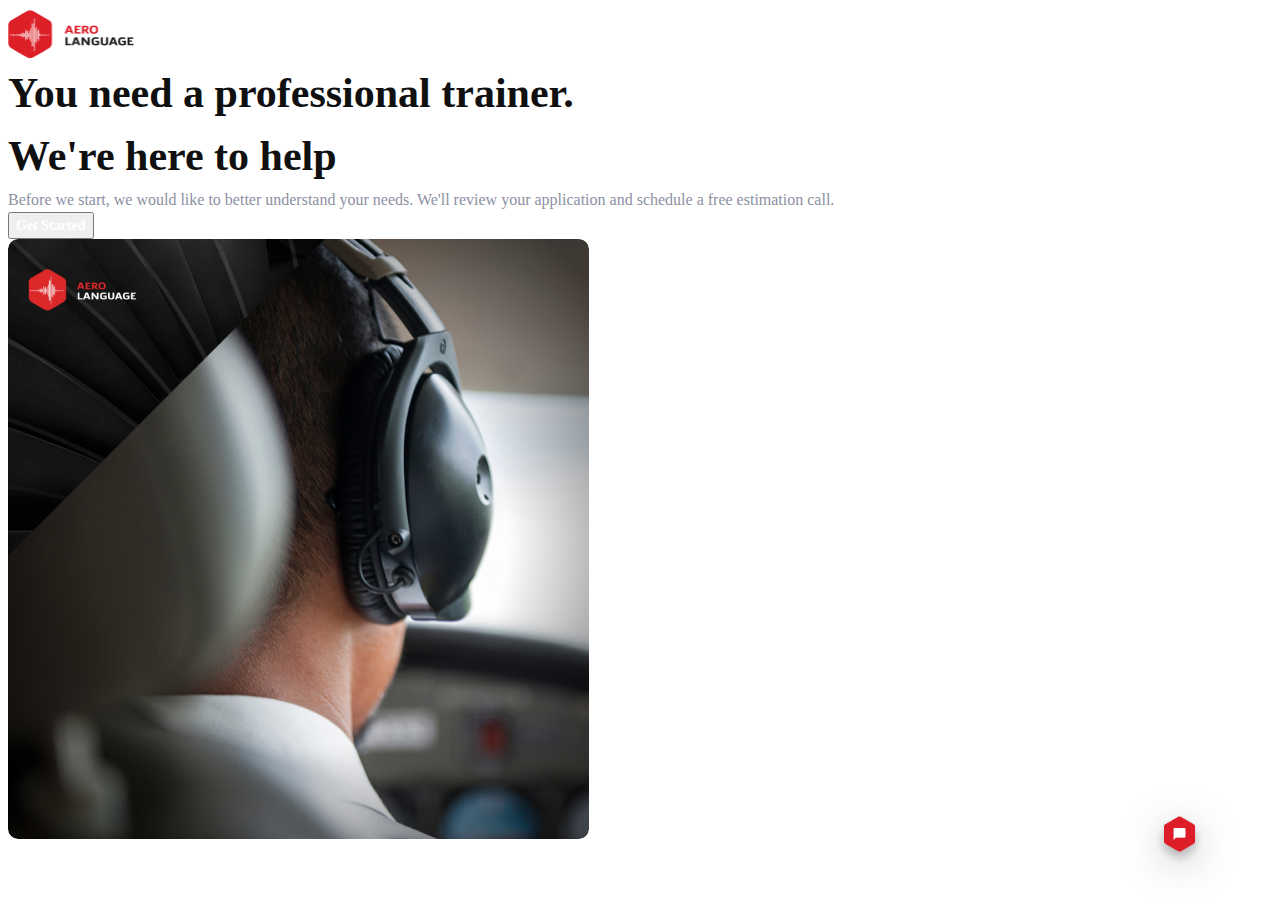
<file: index.html>
<!DOCTYPE html>
<html lang="en">
<head>
	<meta charset="UTF-8">
	<meta http-equiv="X-UA-Compatible" content="IE=edge">
	<meta name="viewport" content="width=device-width, initial-scale=1.0">
	<title>Registration - step2</title>
    <link rel="stylesheet" href="registration.css">

      <!-- Bootstrap CSS -->
    <link href="https://cdn.jsdelivr.net/npm/bootstrap@5.0.2/dist/css/bootstrap.min.css" rel="stylesheet" integrity="sha384-EVSTQN3/azprG1Anm3QDgpJLIm9Nao0Yz1ztcQTwFspd3yD65VohhpuuCOmLASjC" crossorigin="anonymous">
    <script src="https://cdn.jsdelivr.net/npm/bootstrap@5.0.2/dist/js/bootstrap.bundle.min.js" integrity="sha384-MrcW6ZMFYlzcLA8Nl+NtUVF0sA7MsXsP1UyJoMp4YLEuNSfAP+JcXn/tWtIaxVXM" crossorigin="anonymous"></script>
</head>
<body class="container-fluid">
       
            <div class="w-100 pt-2 px-3">
                <img src="./assets/logo.png" height="50px" width="132px">
            </div>
            <div class=" mt-5">
                <div class="row justify-content-between">
                    <div class="col col-lg-6 align-self-center">
                       <div class="px-3 ">
                            <div class="heading">You need a professional trainer. <br>We're here to help</div>
                            <div  class="mt-5 mb-5 pagecontent1">Before we start, we would like to better understand your needs. We'll review your application and schedule a free estimation call.</div>
                            <button type="button" class="btn btn-danger btnText mb-3 shadow "><a href="./registration1.html">Get Started</a></button>
                        </div>
                    </div>
                    <div class="col col-lg-6"> <img src="./assets/pilot.png" class="pilot "></div>
                </div>
            </div>
           <div class="">
            <img src="./assets/chatbubble.png" class="chatBubble">
           </div>
        
    
</body>
</html>
</file>
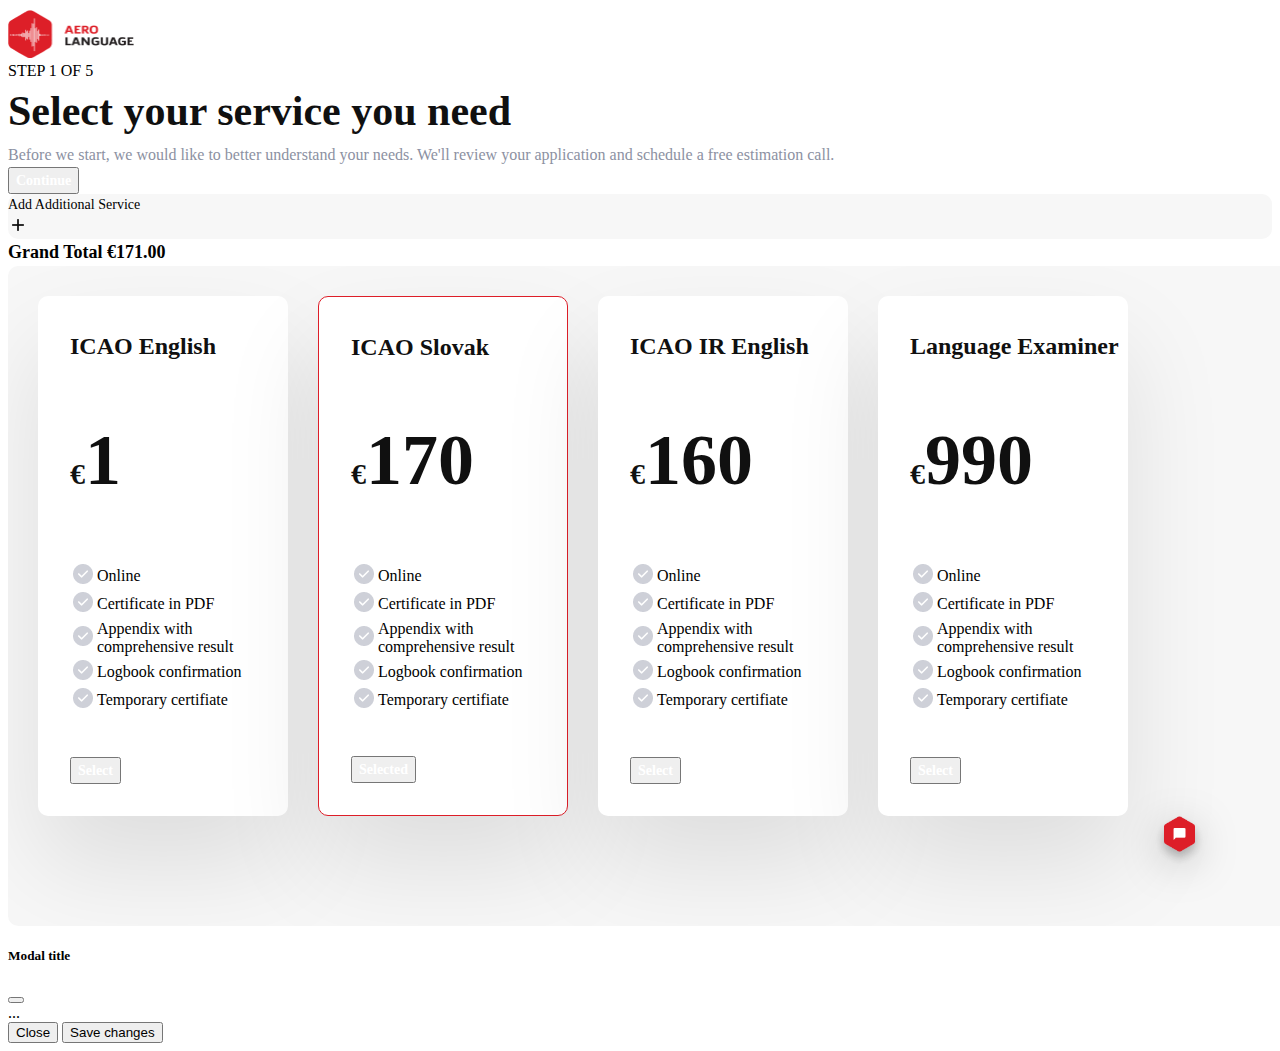
<file: registration1.html>
<!DOCTYPE html>
<html lang="en">
<head>
	<meta charset="UTF-8">
	<meta http-equiv="X-UA-Compatible" content="IE=edge">
	<meta name="viewport" content="width=device-width, initial-scale=1.0">
	<title>Registration step 1</title>
    <link rel="stylesheet" href="registration.css">

      <!-- Bootstrap CSS -->
    <link href="https://cdn.jsdelivr.net/npm/bootstrap@5.0.2/dist/css/bootstrap.min.css" rel="stylesheet" integrity="sha384-EVSTQN3/azprG1Anm3QDgpJLIm9Nao0Yz1ztcQTwFspd3yD65VohhpuuCOmLASjC" crossorigin="anonymous">
    <script src="https://cdn.jsdelivr.net/npm/bootstrap@5.0.2/dist/js/bootstrap.bundle.min.js" integrity="sha384-MrcW6ZMFYlzcLA8Nl+NtUVF0sA7MsXsP1UyJoMp4YLEuNSfAP+JcXn/tWtIaxVXM" crossorigin="anonymous"></script>
</head>
<body class="container-fluid">
       
            <div class="w-100 pt-2 px-3">
                <img src="./assets/logo.png" height="50px" width="132px">
            </div>
            <div class=" mt-5 px-3">
                <div class="row justify-content-between">
                    <div class="col col-lg-4 align-self-center">
                       <div class="px-3 ">
                            <div>STEP 1 OF 5</div>
                            <div class="heading mt-5">Select your service you need</div>
                            <div  class="mt-5 mb-5 pagecontent1">Before we start, we would like to better understand your needs. We'll review your application and schedule a free estimation call.</div>
                            <div class="d-flex mb-3">
                                <button type="button" class="btn btn-danger btnText mb-3 shadow "><a href="./registration2.html">Continue</a></button>
                            </div>

                            <div class="mt-1 border-dashed">
                                <div class="d-flex justify-content-between addService px-2 py-2">
                                   <div class="font-size-14">Add Additional Service</div> 
                                   <div class="shadow rounded-circle"><img src="./assets/add.png"/></div>
                                </div>
                                <div class="d-flex justify-content-between px-2 py-2 font-size-18">
                                    <span> Grand Total</span>
                                    <span class="text-danger">€171.00</span>
                                    <!-- <div>
                                        <button type="button" class="btn btn-light" data-bs-toggle="modal" data-bs-target="#exampleModal">^</button>
                                    </div> -->
                                </div>
                            </div>
                        </div>
                    </div>
                    <div class="col col-lg-8">
                        <div class="cardArea">
                            <!-- ICAO eng -->
                            <div class="serviceCards">
                                <div class="cardHeadings">ICAO English</div>
                                <div class="d-flex"><span class="euro">€</span><span class="amtText">1</span></div>
                                <div>
                                    <table class="table-borderless">
                                        <tr>
                                            <td> <img src="./assets/checkbox.png" class="mx-2"/></td>
                                            <td>Online</td>
                                        </tr>
                                        <tr>
                                            <td> <img src="./assets/checkbox.png" class="mx-2"/></td>
                                            <td>Certificate in PDF</td>
                                        </tr>
                                        <tr>
                                            <td> <img src="./assets/checkbox.png" class="mx-2"/></td>
                                            <td>Appendix with comprehensive result</td>
                                        </tr>
                                        <tr>
                                            <td> <img src="./assets/checkbox.png" class="mx-2"/></td>
                                            <td>Logbook confirmation</td>
                                        </tr>
                                        <tr>
                                            <td> <img src="./assets/checkbox.png" class="mx-2"/></td>
                                            <td>Temporary certifiate</td>
                                        </tr>
                                    </table>
                                </div>
                                <button type="button" class="btn btn-light col-12 btnText mb-3 shadow ">Select</button>
                            </div>

                            <!-- ICAO Slovak -->
                            <div class="serviceCards" style="border: 1px solid #DD1E28;">
                                <div class="cardHeadings">ICAO Slovak</div>
                                <div class="d-flex"><span class="euro">€</span><span class="amtText">170</span></div>
                                <div>
                                    <table class="table-borderless">
                                        <tr>
                                            <td> <img src="./assets/checkbox.png" class="mx-2"/></td>
                                            <td>Online</td>
                                        </tr>
                                        <tr>
                                            <td> <img src="./assets/checkbox.png" class="mx-2"/></td>
                                            <td>Certificate in PDF</td>
                                        </tr>
                                        <tr>
                                            <td> <img src="./assets/checkbox.png" class="mx-2"/></td>
                                            <td>Appendix with comprehensive result</td>
                                        </tr>
                                        <tr>
                                            <td> <img src="./assets/checkbox.png" class="mx-2"/></td>
                                            <td>Logbook confirmation</td>
                                        </tr>
                                        <tr>
                                            <td> <img src="./assets/checkbox.png" class="mx-2"/></td>
                                            <td>Temporary certifiate</td>
                                        </tr>
                                    </table>
                                </div>
                                <button type="button" class="btn btn-danger col-12 btnText mb-3 shadow ">Selected</button>
                            </div>

                            <!-- IR English -->

                            <div class="serviceCards">
                                <div class="cardHeadings">ICAO IR English</div>
                                <div class="d-flex"><span class="euro">€</span><span class="amtText">160</span></div>
                                <div>
                                    <table class="table-borderless">
                                        <tr>
                                            <td> <img src="./assets/checkbox.png" class="mx-2"/></td>
                                            <td>Online</td>
                                        </tr>
                                        <tr>
                                            <td> <img src="./assets/checkbox.png" class="mx-2"/></td>
                                            <td>Certificate in PDF</td>
                                        </tr>
                                        <tr>
                                            <td> <img src="./assets/checkbox.png" class="mx-2"/></td>
                                            <td>Appendix with comprehensive result</td>
                                        </tr>
                                        <tr>
                                            <td> <img src="./assets/checkbox.png" class="mx-2"/></td>
                                            <td>Logbook confirmation</td>
                                        </tr>
                                        <tr>
                                            <td> <img src="./assets/checkbox.png" class="mx-2"/></td>
                                            <td>Temporary certifiate</td>
                                        </tr>
                                    </table>
                                </div>
                                <button type="button" class="btn btn-light col-12 btnText mb-3 shadow ">Select</button>
                               
                            </div>

                            <!-- Language examiner -->
                            <div class="serviceCards">
                                <div class="cardHeadings">Language Examiner</div>
                                <div class="d-flex"><span class="euro">€</span><span class="amtText">990</span></div>
                                <div>
                                    <!-- <button type="button" class="btn btn-primary col-12 mb-1">Best LPE Course In Europe</button> -->

                                    <table class="table-borderless">
                                        <tr>
                                            <td> <img src="./assets/checkbox.png" class="mx-2"/></td>
                                            <td>Online</td>
                                        </tr>
                                        <tr>
                                            <td> <img src="./assets/checkbox.png" class="mx-2"/></td>
                                            <td>Certificate in PDF</td>
                                        </tr>
                                        <tr>
                                            <td> <img src="./assets/checkbox.png" class="mx-2"/></td>
                                            <td>Appendix with comprehensive result</td>
                                        </tr>
                                        <tr>
                                            <td> <img src="./assets/checkbox.png" class="mx-2"/></td>
                                            <td>Logbook confirmation</td>
                                        </tr>
                                        <tr>
                                            <td> <img src="./assets/checkbox.png" class="mx-2"/></td>
                                            <td>Temporary certifiate</td>
                                        </tr>
                                    </table>
                                </div>
                                <button type="button" class="btn btn-light col-12 btnText mb-3 shadow ">Select</button>
                            </div>
                        </div>
                    </div>
                </div>
            </div>
           <div class="">
            <img src="./assets/chatbubble.png" class="chatBubble">
           </div>
        
    <!-- modal -->
    <div class="modal fade" id="exampleModal" tabindex="-1" aria-labelledby="exampleModalLabel" aria-hidden="true">
        <div class="modal-dialog">
          <div class="modal-content">
            <div class="modal-header">
              <h5 class="modal-title" id="exampleModalLabel">Modal title</h5>
              <button type="button" class="btn-close" data-bs-dismiss="modal" aria-label="Close"></button>
            </div>
            <div class="modal-body">
              ...
            </div>
            <div class="modal-footer">
              <button type="button" class="btn btn-secondary" data-bs-dismiss="modal">Close</button>
              <button type="button" class="btn btn-primary">Save changes</button>
            </div>
          </div>
        </div>
      </div>
</body>
</html>
</file>
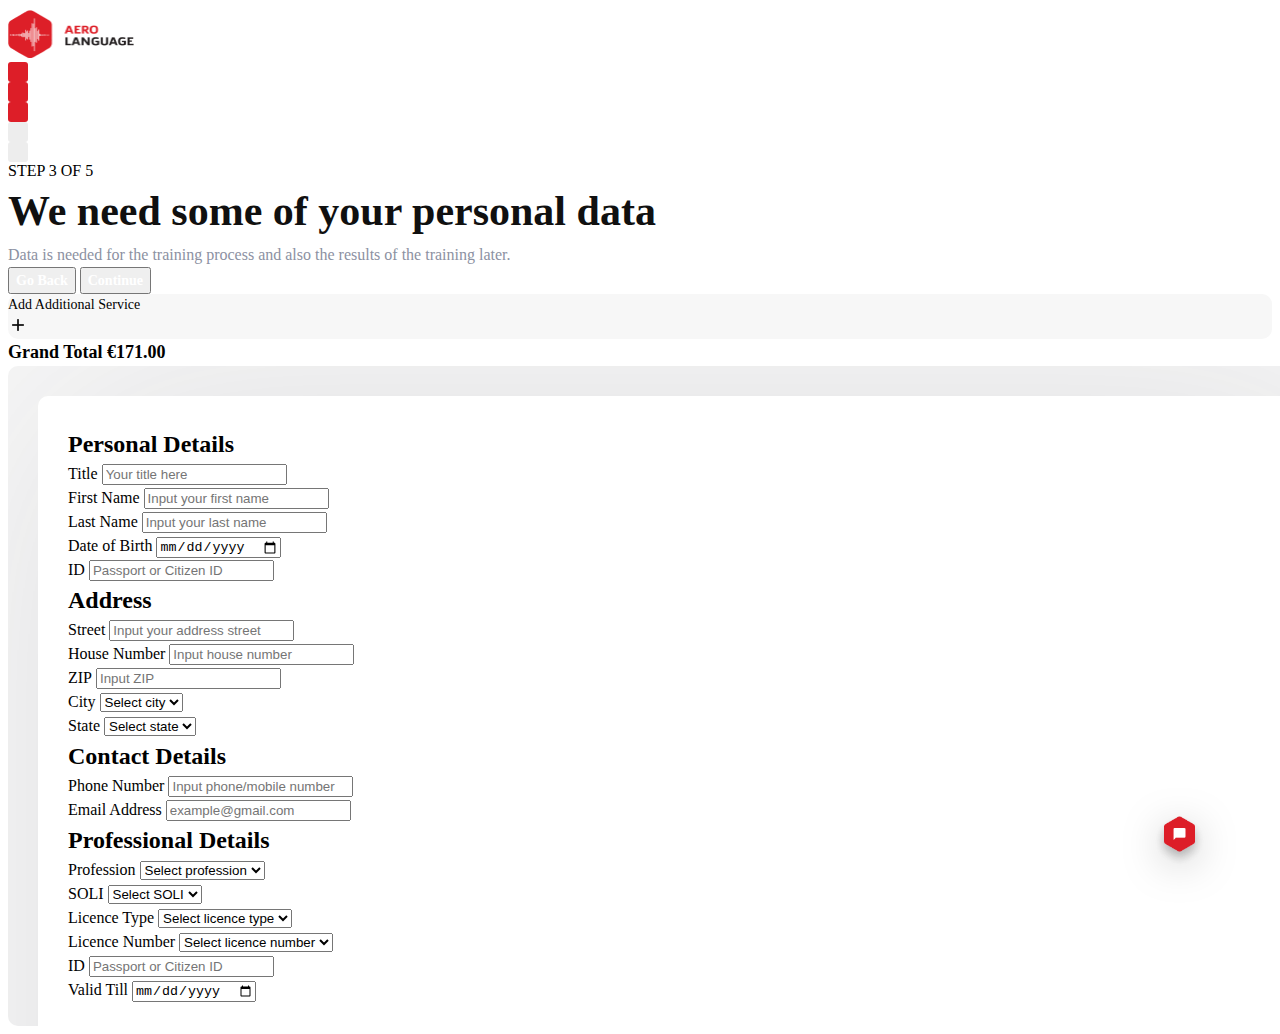
<file: registration3.html>
<!DOCTYPE html>
<html lang="en">
<head>
	<meta charset="UTF-8">
	<meta http-equiv="X-UA-Compatible" content="IE=edge">
	<meta name="viewport" content="width=device-width, initial-scale=1.0">
	<title>Registration step 3</title>
    <link rel="stylesheet" href="registration.css">
      <!-- Bootstrap CSS -->
    <link href="https://cdn.jsdelivr.net/npm/bootstrap@5.0.2/dist/css/bootstrap.min.css" rel="stylesheet" integrity="sha384-EVSTQN3/azprG1Anm3QDgpJLIm9Nao0Yz1ztcQTwFspd3yD65VohhpuuCOmLASjC" crossorigin="anonymous">
    <script src="https://cdn.jsdelivr.net/npm/bootstrap@5.0.2/dist/js/bootstrap.bundle.min.js" integrity="sha384-MrcW6ZMFYlzcLA8Nl+NtUVF0sA7MsXsP1UyJoMp4YLEuNSfAP+JcXn/tWtIaxVXM" crossorigin="anonymous"></script>
</head>
<body class="container-fluid">
       
            <div class="w-100 pt-2 px-3">
                <img src="./assets/logo.png" height="50px" width="132px">
            </div>
            <div class=" mt-5 px-3">
                <div class="row justify-content-between">
                    <div class="col col-lg-4 align-self-center">
                       <div class="px-3 ">
                            <div class="d-flex">
                                <div class="selectedSquare square mx-1"></div>
                                <div class="selectedSquare square mx-1"></div>
                                <div class="square selectedSquare mx-1"></div>
                                <div class="square unselectedSquare mx-1"></div>
                                <div class="square unselectedSquare mx-1"></div>
                            </div>
                            <div class="mt-3">STEP 3 OF 5</div>
                            <div class="heading mt-5">We need some of your personal data</div>
                            <div  class="mt-5 mb-5 pagecontent1">Data is needed for the training process and also the results of the training later.</div>
                            <div class="d-flex mb-3">
                                <button type="button" class="btn btn-light btnText mb-3 shadow "><a href="./registration2.html"><span class="text-dark">Go Back</span></a></button>
                                <button type="button" class="btn btn-danger btnText mb-3 shadow mx-3"><a href="./registration4.html">Continue</a></button>
                            </div>
                           

                            <div class="mt-1 border-dashed">
                                <div class="d-flex justify-content-between addService px-2 py-2">
                                   <div class="font-size-14">Add Additional Service</div> 
                                   <div class="shadow rounded-circle"><img src="./assets/add.png"/></div>
                                </div>
                                <div class="d-flex justify-content-between px-2 py-2 font-size-18">
                                    <span> Grand Total</span>
                                    <span class="text-danger">€171.00</span>
                                    <!-- <div>
                                        <button type="button" class="btn btn-light" data-bs-toggle="modal" data-bs-target="#exampleModal">^</button>
                                    </div> -->
                                </div>
                            </div>
                        </div>
                    </div>
                    <div class="col col-lg-8">
                        <div class="formArea">
                           <!-- personal info -->
                           <div class="formlength">
                            <div class="headingCalendar">Personal Details</div>
                            <form class="mt-2"> 
                                <div class="mb-3">
                                    <label class="form-label formHeading">Title</label>
                                    <input type="text" class="form-control focusRed col-12 p-3" placeholder="Your title here" name="title"/>
                                </div>
                                <div class="mb-3 row d-flex justify-content-between">
                                    <div class="  col-md-12 col-sm-12 col-xs-12  col-lg-6 padding-right-2">
                                        <label class="form-label formHeading">First Name</label>
                                        <input type="text" class="form-control focusRed col-12 p-3" placeholder="Input your first name" name="fname"/>
                                    </div>
                                    <div class="  col-md-12 col-sm-12 col-xs-12  col-lg-6 ">
                                        <label class="form-label formHeading">Last Name</label>
                                        <input type="text" class="form-control focusRed col-12 p-3" placeholder="Input your last name" name="lname"/>
                                    </div>
                                </div>
                                <div class="mb-3 row d-flex justify-content-between">
                                    <div class="  col-lg-6 col-md-12 col-sm-12 col-xs-12 padding-right-2">
                                        <label class="form-label formHeading">Date of Birth</label>
                                        <input type="date" class="form-control focusRed col-12 p-3" placeholder="Select date" name="dob"/>
                                    </div>
                                    <div class="  col-lg-6 col-md-12 col-sm-12 col-xs-12">
                                        <label class="form-label formHeading">ID</label>
                                        <input type="text" class="form-control focusRed col-12 p-3" placeholder="Passport or Citizen ID" name="Passport"/>
                                    </div>
                                </div>
                            </form>

                            <div class="headingCalendar mt-1">Address</div>
                            <form class="mt-2"> 
                                <div class="mb-3">
                                    <label class="form-label formHeading">Street</label>
                                    <input type="text" class="form-control focusRed focusRed col-12 p-3" placeholder="Input your address street" name="street"/>
                                </div>
                                <div class="mb-3 row d-flex justify-content-between">
                                    <div class="  col-lg-6 col-md-12 col-sm-12 col-xs-12 padding-right-2">
                                        <label class="form-label formHeading">House Number</label>
                                        <input type="text" class="form-control focusRed col-12 p-3" placeholder="Input house number" name="hno"/>
                                    </div>
                                    <div class="  col-lg-6 col-md-12 col-sm-12 col-xs-12">
                                        <label class="form-label formHeading">ZIP</label>
                                        <input type="text" class="form-control focusRed col-12 p-3" placeholder="Input ZIP" name="zip"/>
                                    </div>
                                </div>
                                <div class="mb-3 row d-flex justify-content-between">
                                    <div class="  col-lg-6 col-md-12 col-sm-12 col-xs-12 padding-right-2">
                                        <label class="form-label formHeading">City</label>
                                        <select  class="form-control focusRed form-select col-12 p-3">
                                            <option>Select city</option>
                                        </select>
                                    </div>
                                    <div class="  col-lg-6 col-md-12 col-sm-12 col-xs-12">
                                        <label class="form-label formHeading">State</label>
                                        <select class="form-control focusRed form-select col-12 p-3">
                                            <option>Select state</option>
                                        </select>
                                    </div>
                                </div>
                            </form>
                            <div class="headingCalendar mt-1">Contact Details</div>
                            <form class="mt-2">
                                <div class="mb-3 row d-flex justify-content-between">
                                    <div class="  col-lg-6 col-md-12 col-sm-12 col-xs-12 padding-right-2">
                                        <label class="form-label formHeading">Phone Number</label>
                                        <input type="text" class="form-control focusRed col-12 p-3" placeholder="Input phone/mobile number" name="phno"/>
                                    </div>
                                    <div class="  col-lg-6 col-md-12 col-sm-12 col-xs-12">
                                        <label class="form-label formHeading">Email Address</label>
                                        <input type="text" class="form-control focusRed col-12 p-3" placeholder="example@gmail.com" name="email"/>
                                    </div>
                                </div> 
                            </form>
                            <div class="headingCalendar mt-1">Professional Details</div>
                            <form class="mt-2">
                                <div class="mb-3 row d-flex justify-content-between">
                                    <div class="  col-lg-6 col-md-12 col-sm-12 col-xs-12 padding-right-2">
                                        <label class="form-label formHeading">Profession</label>
                                        <select class="form-control focusRed form-select col-12 p-3">
                                            <option>Select profession</option>
                                        </select>
                                    </div>
                                    <div class="  col-lg-6 col-md-12 col-sm-12 col-xs-12">
                                        <label class="form-label formHeading">SOLI</label>
                                        <select class="form-control focusRed form-select col-12 p-3">
                                            <option>Select SOLI</option>
                                        </select>
                                    </div>
                                </div> 
                                <div class="mb-3 row d-flex justify-content-between">
                                    <div class="  col-lg-6 col-md-12 col-sm-12 col-xs-12 padding-right-2">
                                        <label class="form-label formHeading">Licence Type</label>
                                        <select class="form-control focusRed form-select col-12 p-3">
                                            <option>Select licence type</option>
                                        </select>
                                    </div>
                                    <div class="  col-lg-6 col-md-12 col-sm-12 col-xs-12">
                                        <label class="form-label formHeading">Licence Number</label>
                                        <select class="form-control focusRed form-select col-12 p-3">
                                            <option>Select licence number</option>
                                        </select>
                                    </div>
                                </div> 
                                <div class="mb-3 row d-flex justify-content-between">
                                    <div class="  col-lg-6 col-md-12 col-sm-12 col-xs-12 padding-right-2">
                                        <label class="form-label formHeading">ID</label>
                                        <input type="text" class="form-control focusRed col-12 p-3" placeholder="Passport or Citizen ID" name="id"/>
                                    </div>
                                    <div class="  col-lg-6 col-md-12 col-sm-12 col-xs-12">
                                        <label class="form-label formHeading">Valid Till</label>
                                        <input type="date" class="form-control focusRed col-12 p-3" placeholder="Input validity date" name="validtill"/>
                                    </div>
                                </div> 
                            </form>
                           </div>
                        </div>
                    </div>
                </div>
            </div>
           <div class="">
            <img src="./assets/chatbubble.png" class="chatBubble">
           </div>
        
   
</body>
</html>
</file>
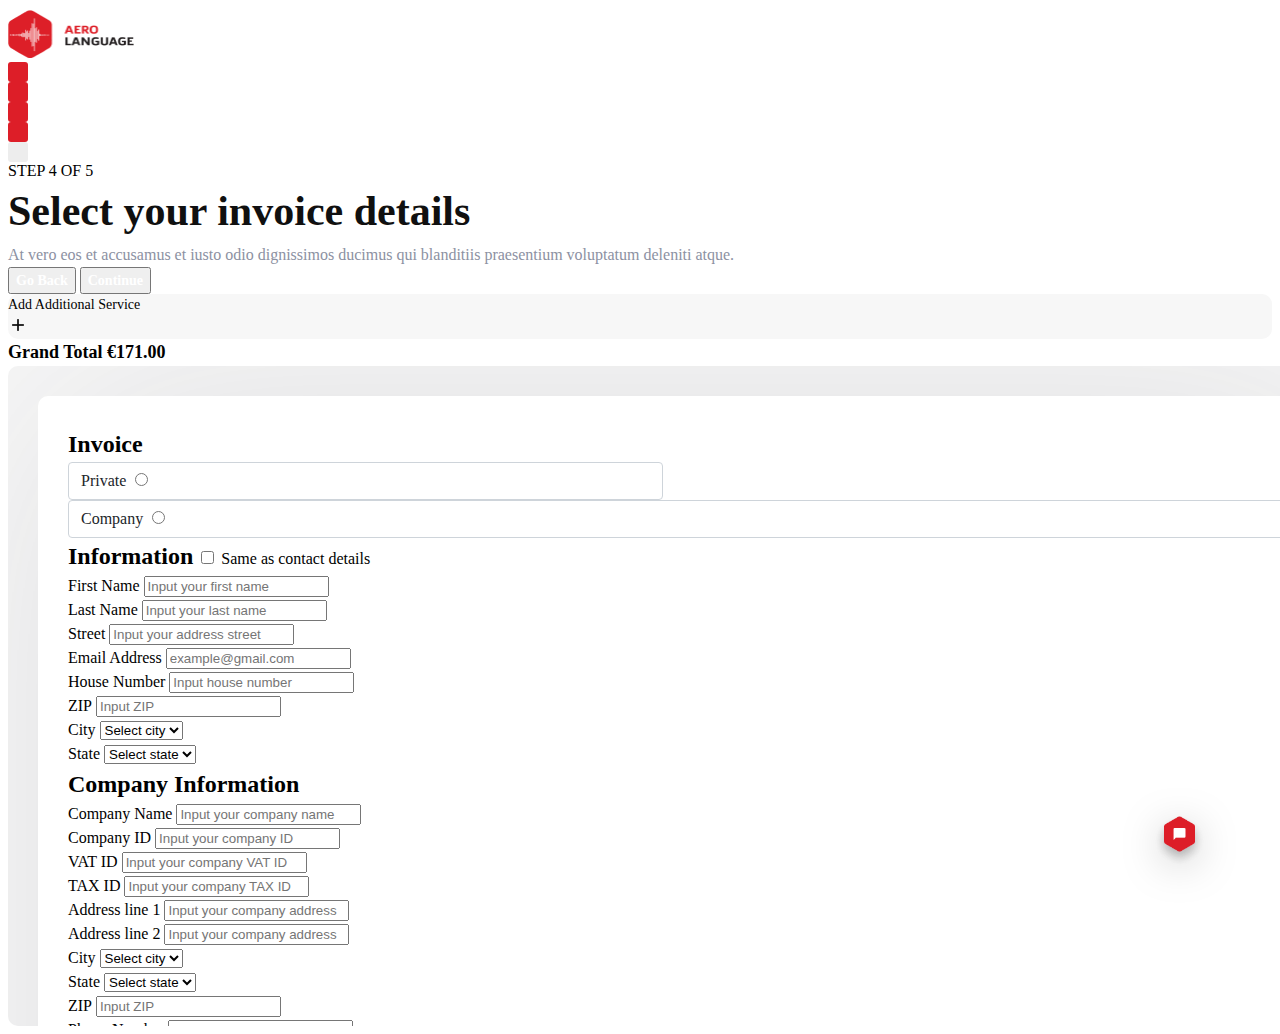
<file: registration4.html>
<!DOCTYPE html>
<html lang="en">
<head>
	<meta charset="UTF-8">
	<meta http-equiv="X-UA-Compatible" content="IE=edge">
	<meta name="viewport" content="width=device-width, initial-scale=1.0">
	<title>Registration step 4</title>
    <link rel="stylesheet" href="registration.css">
      <!-- Bootstrap CSS -->
    <link href="https://cdn.jsdelivr.net/npm/bootstrap@5.0.2/dist/css/bootstrap.min.css" rel="stylesheet" integrity="sha384-EVSTQN3/azprG1Anm3QDgpJLIm9Nao0Yz1ztcQTwFspd3yD65VohhpuuCOmLASjC" crossorigin="anonymous">
    <script src="https://cdn.jsdelivr.net/npm/bootstrap@5.0.2/dist/js/bootstrap.bundle.min.js" integrity="sha384-MrcW6ZMFYlzcLA8Nl+NtUVF0sA7MsXsP1UyJoMp4YLEuNSfAP+JcXn/tWtIaxVXM" crossorigin="anonymous"></script>
</head>
<body class="container-fluid">
       
            <div class="w-100 pt-2 px-3">
                <img src="./assets/logo.png" height="50px" width="132px">
            </div>
            <div class=" mt-5 px-3">
                <div class="row justify-content-between">
                    <div class="col col-lg-4 align-self-center">
                       <div class="px-3 ">
                            <div class="d-flex">
                                <div class="selectedSquare square mx-1"></div>
                                <div class="selectedSquare square mx-1"></div>
                                <div class="square selectedSquare mx-1"></div>
                                <div class="square selectedSquare mx-1"></div>
                                <div class="square unselectedSquare mx-1"></div>
                            </div>
                            <div class="mt-3">STEP 4 OF 5</div>
                            <div class="heading mt-5">Select your invoice details</div>
                            <div  class="mt-5 mb-5 pagecontent1">At vero eos et accusamus et iusto odio dignissimos ducimus qui blanditiis praesentium voluptatum deleniti atque.</div>
                            <div class="d-flex mb-3">
                                <button type="button" class="btn btn-light btnText mb-3 shadow "><a href="./registration3.html"><span class="text-dark">Go Back</span></a></button>
                                <button type="button" class="btn btn-danger btnText mb-3 shadow mx-3"><a href="./registration5.html">Continue</a></button>
                            </div>
                           

                            <div class="mt-1 border-dashed">
                                <div class="d-flex justify-content-between addService px-2 py-2">
                                   <div class="font-size-14">Add Additional Service</div> 
                                   <div class="shadow rounded-circle"><img src="./assets/add.png"/></div>
                                </div>
                                <div class="d-flex justify-content-between px-2 py-2 font-size-18">
                                    <span> Grand Total</span>
                                    <span class="text-danger">€171.00</span>
                                    <!-- <div>
                                        <button type="button" class="btn btn-light" data-bs-toggle="modal" data-bs-target="#exampleModal">^</button>
                                    </div> -->
                                </div>
                            </div>
                        </div>
                    </div>
                    <div class="col col-lg-8">
                        <div class="formArea">
                           <!-- personal info -->
                           <div class="formlength">
                            <div class="headingCalendar">Invoice</div>
                            <form class="mt-2"> 
                                <div class="mb-3 row d-flex justify-content-between">
                                    <div class="col col-md-12 col-sm-12 col-xs-12  col-lg-6 padding-right-2 borderRadio p-3  focusRed justify-content-between d-flex" style="width:45%!important">
                                        <!-- <label class="form-label formHeading">Private</label> -->
                                         <span>Private</span>
                                         <input type="radio" class="form-check-input" name="invoiceType" value="private"> 
                                    </div>
                                    <div class="col-md-12 col-sm-12 col-xs-12 col-lg-6 padding-right-2 borderRadio p-3 px-4 focusRed justify-content-between d-flex">
                                        <!-- <label class="form-label formHeading">Private</label> -->
                                        <span>Company</span>
                                         <input type="radio" class="form-check-input" name="invoiceType" value="company"> 
                                    </div>
                                </div>
                                <div class=" mt-2 row d-flex justify-content-between">
                                    <span class="headingCalendar col-lg-6  col-md-12 col-sm-12 col-xs-12 ">Information</span>
                                    <span  class="col-lg-6  col-md-12 col-sm-12 col-xs-12 ">
                                        <input type="checkbox" class="form-check-input" name="contact details" value="same">&nbsp;Same as contact details
                                    </span>
                                </div>
                                <div class="mb-3 row d-flex justify-content-between">
                                    <div class=" col-lg-6 col-md-12 col-sm-12 col-xs-12 padding-right-2">
                                        <label class="form-label formHeading">First Name</label>
                                        <input type="text" class="form-control focusRed col-12 p-3" placeholder="Input your first name" name="fname"/>
                                    </div>
                                    <div class=" col-lg-6  col-md-12 col-sm-12 col-xs-12">
                                        <label class="form-label formHeading">Last Name</label>
                                        <input type="text" class="form-control focusRed col-12 p-3" placeholder="Input your last name" name="lname"/>
                                    </div>
                                </div>
                                <div class="mb-3 row d-flex justify-content-between">
                                    <div class=" col-lg-6  col-md-12 col-sm-12 col-xs-12 padding-right-2">
                                        <label class="form-label formHeading">Street</label>
                                        <input type="text" class="form-control focusRed col-12 p-3" placeholder="Input your address street" name="street"/>
                                    </div>
                                    <div class=" col-lg-6  col-md-12 col-sm-12 col-xs-12">
                                        <label class="form-label formHeading">Email Address</label>
                                        <input type="text" class="form-control focusRed col-12 p-3" placeholder="example@gmail.com" name="email"/>
                                    </div>
                                </div>
                                <div class="mb-3 row d-flex justify-content-between">
                                    <div class="col-lg-6  col-md-12 col-sm-12 col-xs-12 padding-right-2">
                                        <label class="form-label formHeading">House Number</label>
                                        <input type="text" class="form-control focusRed col-12 p-3" placeholder="Input house number" name="hno"/>
                                    </div>
                                    <div class="col-lg-6  col-md-12 col-sm-12 col-xs-12 ">
                                        <label class="form-label formHeading">ZIP</label>
                                        <input type="text" class="form-control focusRed col-12 p-3" placeholder="Input ZIP" name="zip"/>
                                    </div>
                                </div>
                                <div class="mb-3 row d-flex justify-content-between">
                                    <div class="col-lg-6  col-md-12 col-sm-12 col-xs-12 padding-right-2">
                                        <label class="form-label formHeading">City</label>
                                        <select  class="form-control focusRed form-select col-12 p-3">
                                            <option>Select city</option>
                                        </select>
                                    </div>
                                    <div class="col-lg-6  col-md-12 col-sm-12 col-xs-12 ">
                                        <label class="form-label formHeading">State</label>
                                        <select class="form-control focusRed form-select col-12 p-3">
                                            <option>Select state</option>
                                        </select>
                                    </div>
                                </div>
                            </form>

                          
                            <div class="headingCalendar mt-1">Company Information</div>
                            <form class="mt-2">
                                <div class="mb-3 row d-flex justify-content-between">
                                    <div class="col-lg-6  col-md-12 col-sm-12 col-xs-12 padding-right-2">
                                        <label class="form-label formHeading">Company Name</label>
                                        <input type="text" class="form-control focusRed col-12 p-3" placeholder="Input your company name" name="cname"/>
                                    </div>
                                    <div class="col-lg-6  col-md-12 col-sm-12 col-xs-12 ">
                                        <label class="form-label formHeading">Company ID</label>
                                        <input type="text" class="form-control focusRed col-12 p-3" placeholder="Input your company ID" name="cid"/>
                                    </div>
                                </div> 
                                <div class="mb-3 row d-flex justify-content-between">
                                    <div class="col-lg-6  col-md-12 col-sm-12 col-xs-12 padding-right-2">
                                        <label class="form-label formHeading">VAT ID</label>
                                        <input type="text" class="form-control focusRed col-12 p-3" placeholder="Input your company VAT ID" name="vid"/>
                                    </div>
                                    <div class="col-lg-6  col-md-12 col-sm-12 col-xs-12 ">
                                        <label class="form-label formHeading">TAX ID</label>
                                        <input type="text" class="form-control focusRed col-12 p-3" placeholder="Input your company TAX ID" name="taxid"/>
                                    </div>
                                </div> 
                                <div class="mb-3 row d-flex justify-content-between">
                                    <div class="col-lg-6  col-md-12 col-sm-12 col-xs-12 padding-right-2">
                                        <label class="form-label formHeading">Address line 1</label>
                                        <input type="text" class="form-control focusRed col-12 p-3" placeholder="Input your company address" name="add1"/>
                                    </div>
                                    <div class="col-lg-6  col-md-12 col-sm-12 col-xs-12 ">
                                        <label class="form-label formHeading">Address line 2</label>
                                        <input type="text" class="form-control focusRed col-12 p-3" placeholder="Input your company address" name="add2"/>
                                    </div>
                                </div> 
                                <div class="mb-3 row d-flex justify-content-between">
                                    <div class="col-lg-4  col-md-12 col-sm-12 col-xs-12 padding-right-2">
                                        <label class="form-label formHeading">City</label>
                                        <select  class="form-control focusRed form-select col-12 p-3">
                                            <option>Select city</option>
                                        </select>
                                    </div>
                                    <div class="col-lg-4  col-md-12 col-sm-12 col-xs-12 ">
                                        <label class="form-label formHeading">State</label>
                                        <select class="form-control focusRed form-select col-12 p-3">
                                            <option>Select state</option>
                                        </select>
                                    </div>
                                    <div class="col-lg-4  col-md-12 col-sm-12 col-xs-12 ">
                                        <label class="form-label formHeading">ZIP</label>
                                        <input type="text" class="form-control focusRed col-12 p-3" placeholder="Input ZIP" name="zip"/>
                                    </div>
                                </div>
                                <div class="mb-3 row d-flex justify-content-between">
                                    <div class="col-lg-6  col-md-12 col-sm-12 col-xs-12 padding-right-2">
                                        <label class="form-label formHeading">Phone Number</label>
                                        <input type="text" class="form-control focusRed col-12 p-3" placeholder="Input phone/mobile number" name="phno"/>
                                    </div>
                                    <div class="col-lg-6  col-md-12 col-sm-12 col-xs-12 ">
                                        <label class="form-label formHeading">Email Address</label>
                                        <input type="email" class="form-control focusRed col-12 p-3" placeholder="example@gmail.com" name="email"/>
                                    </div>
                                </div> 
                            </form>
                           </div>
                        </div>
                    </div>
                </div>
            </div>
           <div class="">
            <img src="./assets/chatbubble.png" class="chatBubble">
           </div>
        
   
</body>
</html>
</file>
<file: registration.css>
body {
  background: #fff;
  height: 100%;
  /* width: 100%; */
}

.pilot {
  border-radius: 10px;
  object-fit: contain;
  width: fit-content;
  height: 600px;
}

.heading {
  font-family: "Inter";
  font-style: normal;
  font-weight: 700;
  font-size: 42px;
  line-height: 150%;
  display: flex;
  align-items: center;
  color: #101010;
  flex: none;
  order: 0;
  align-self: stretch;
  flex-grow: 0;
}
.pagecontent1 {
  font-family: "Inter";
  font-style: normal;
  font-weight: 400;
  font-size: 16px;
  line-height: 150%;
  display: flex;
  align-items: center;
  color: #8c91a2;
  flex: none;
  order: 1;
  align-self: stretch;
  flex-grow: 0;
}

.btnText {
  font-family: "Urbanist";
  font-style: normal;
  font-weight: 600;
  font-size: 14px;
  line-height: 150%;
  text-align: center;
  color: #ffffff;
  flex: none;
  order: 0;
  flex-grow: 0;
}

.chatBubble {
  display: flex;
  flex-direction: row;
  justify-content: center;
  align-items: center;
  padding: 0px;
  gap: 10px;
  isolation: isolate;
  position: fixed;
  height: 60px;
  left: 90%;
  right: 3rem;
  bottom: 30px;
  filter: drop-shadow(0px 10px 20px rgba(0, 0, 0, 0.25));
  flex: none;
  order: 2;
  flex-grow: 0;
  z-index: 2;
}

a {
  color: #fff !important;
  text-decoration: none !important;
}
a:hover {
  color: #fff !important;
  text-decoration: none !important;
}

.cardArea {
  display: flex;
  flex-direction: row;
  /* justify-content: flex-end; */
  align-items: center;
  padding: 30px;
  gap: 30px;

  width: 100%;
  height: 600px;
  overflow-x: scroll;

  /* Neutral/Light Grey */

  background: #f7f7f7;
  border-radius: 10px;

  /* Inside auto layout */

  flex: none;
  order: 1;
  align-self: stretch;
  flex-grow: 1;
}

.serviceCards {
  box-sizing: border-box;

  /* Auto layout */

  display: flex;
  flex-direction: column;
  justify-content: space-between;
  align-items: flex-start;
  padding: 2rem;
  gap: 30px;

  width: 250px;
  height: 520px;

  /* Neutral/White */

  background: #ffffff;
  /* Primary/Red */

  box-shadow: 0px 50px 100px rgba(0, 0, 0, 0.1);
  border-radius: 10px;

  /* Inside auto layout */

  flex: none;
  order: 1;
  align-self: stretch;
  flex-grow: 0;
}

.cardHeadings {
  width: 250px;
  height: 36px;

  font-family: "Inter";
  font-style: normal;
  font-weight: 700;
  font-size: 24px;
  line-height: 150%;

  color: #101010;

  flex: none;
  order: 0;
  align-self: stretch;
  flex-grow: 0;
}
.amtText {
  width: 36px;
  height: 108px;

  /* Inter/Bold/Type@72 */

  font-family: "Inter";
  font-style: normal;
  font-weight: 700;
  font-size: 72px;
  line-height: 150%;
  color: #101010;
}
.euro {
  font-family: "Inter";
  font-style: normal;
  font-weight: 700;
  font-size: 30px;
  line-height: 300%;
  color: #101010;
}

.addService {
  background: #f7f7f7;
  border-radius: 10px;
}
.addServiceModal {
  position: absolute !important;
  top: 30rem;
  right: 50%;
}

.font-size-14 {
  font-size: 14px;
  font-weight: 500;
  line-height: 150%;
}
.font-size-18 {
  font-size: 18px;
  font-weight: 700;
  line-height: 150%;
}
.square {
  width: 20px;
  height: 20px;
  border-radius: 3px;
}
.selectedSquare {
  background: #dd1e28;
}
.unselectedSquare {
  background: #ededed;
}
.calendarArea {
  background: white;
  box-shadow: 4px 4px 250px rgba(68, 68, 79, 0.12);
  border-radius: 10px;
  /* display: flex; */
  /* flex-direction: column; */
  align-items: center;
  padding: 30px;
  gap: 30px;

  width: 100%;
  height: 520px;
}

.headingCalendar {
  font-family: "Inter";
  font-style: normal;
  font-weight: 700;
  font-size: 24px;
  line-height: 150%;
}

.formHeading{
    font-family: 'Inter';
    font-style: normal;
    font-weight: 500;
    font-size: 16px;
    line-height: 150%;
}

.padding-right-2{
    padding-right: 2rem;
}

.formlength{
    background: white;
  box-shadow: 4px 4px 250px rgba(68, 68, 79, 0.12);
  border-radius: 10px;
  /* display: flex; */
  /* flex-direction: column; */
  align-items: center;
  padding: 30px;
  gap: 30px;

  width: 100%;
  height: 1300px;
}
.paylength{
  background: white;
  box-shadow: 4px 4px 250px rgba(68, 68, 79, 0.12);
  border-radius: 10px;
  /* display: flex; */
  /* flex-direction: column; */
  align-items: center;
  padding: 30px;
  gap: 30px;

  width: 100%;
  height: 650px;
}

.formArea{
    /* display: flex;
  flex-direction: row; */
  /* justify-content: flex-end; */
  align-items: center;
  padding: 30px;
  gap: 30px;

  width: 100%;
  height: 600px;
  overflow-x: scroll;

  /* Neutral/Light Grey */

  background: #f7f7f7;
  border-radius: 10px;

  /* Inside auto layout */

  flex: none;
  order: 1;
  align-self: stretch;
  flex-grow: 1;
}

.borderRadio{
  display: block;
  
    padding: .375rem .75rem;
    font-size: 1rem;
    font-weight: 400;
    line-height: 1.5;
    color: #212529;
    background-color: #fff;
    background-clip: padding-box;
    border: 1px solid #ced4da;
    -webkit-appearance: none;
    -moz-appearance: none;
    appearance: none;
    border-radius: .25rem;
    transition: border-color .15s ease-in-out,box-shadow .15s ease-in-out;
    height: fit-content;
}

.focusRed:focus{
  border-color: #dd1e28!important;
}

.modalimage{
  text-align: center;
}

.modalHeading{
  width: 400px;
height: 48px;

/* Inter/Bold/Type@32 */

font-family: 'Inter';
font-style: normal;
font-weight: 700;
font-size: 32px;
line-height: 150%;
/* identical to box height, or 48px */

padding: 0px;
margin: 10px auto;
align-items: center;
text-align: center;

/* Neutral/Black */

color: #101010;
}
@media screen and (min-width: 1440px) {
  .chatBubble {
    left: 95%;
    bottom: 20px;
  }
}

@media screen and (max-width: 1025px) and (min-width: 770px){
  .paylength {
    height: 750px;
  }
 
}
@media screen and (max-width: 768px) and (min-width: 427px){
  .paylength{
    height: 1440px;
  }
  .formlength{
    height: 2250px;
   }
}

@media screen and (max-width: 426px) and (min-width: 371px){
  .paylength{
    height: 1440px;
  }
  .formlength{
    height: 2250px;
   }
}
@media screen and (max-width: 370px) and (min-width: 315px){
  .paylength{
    height: 1860px;
  }
  .formlength{
    height: 2250px;
   }
}
</file>
